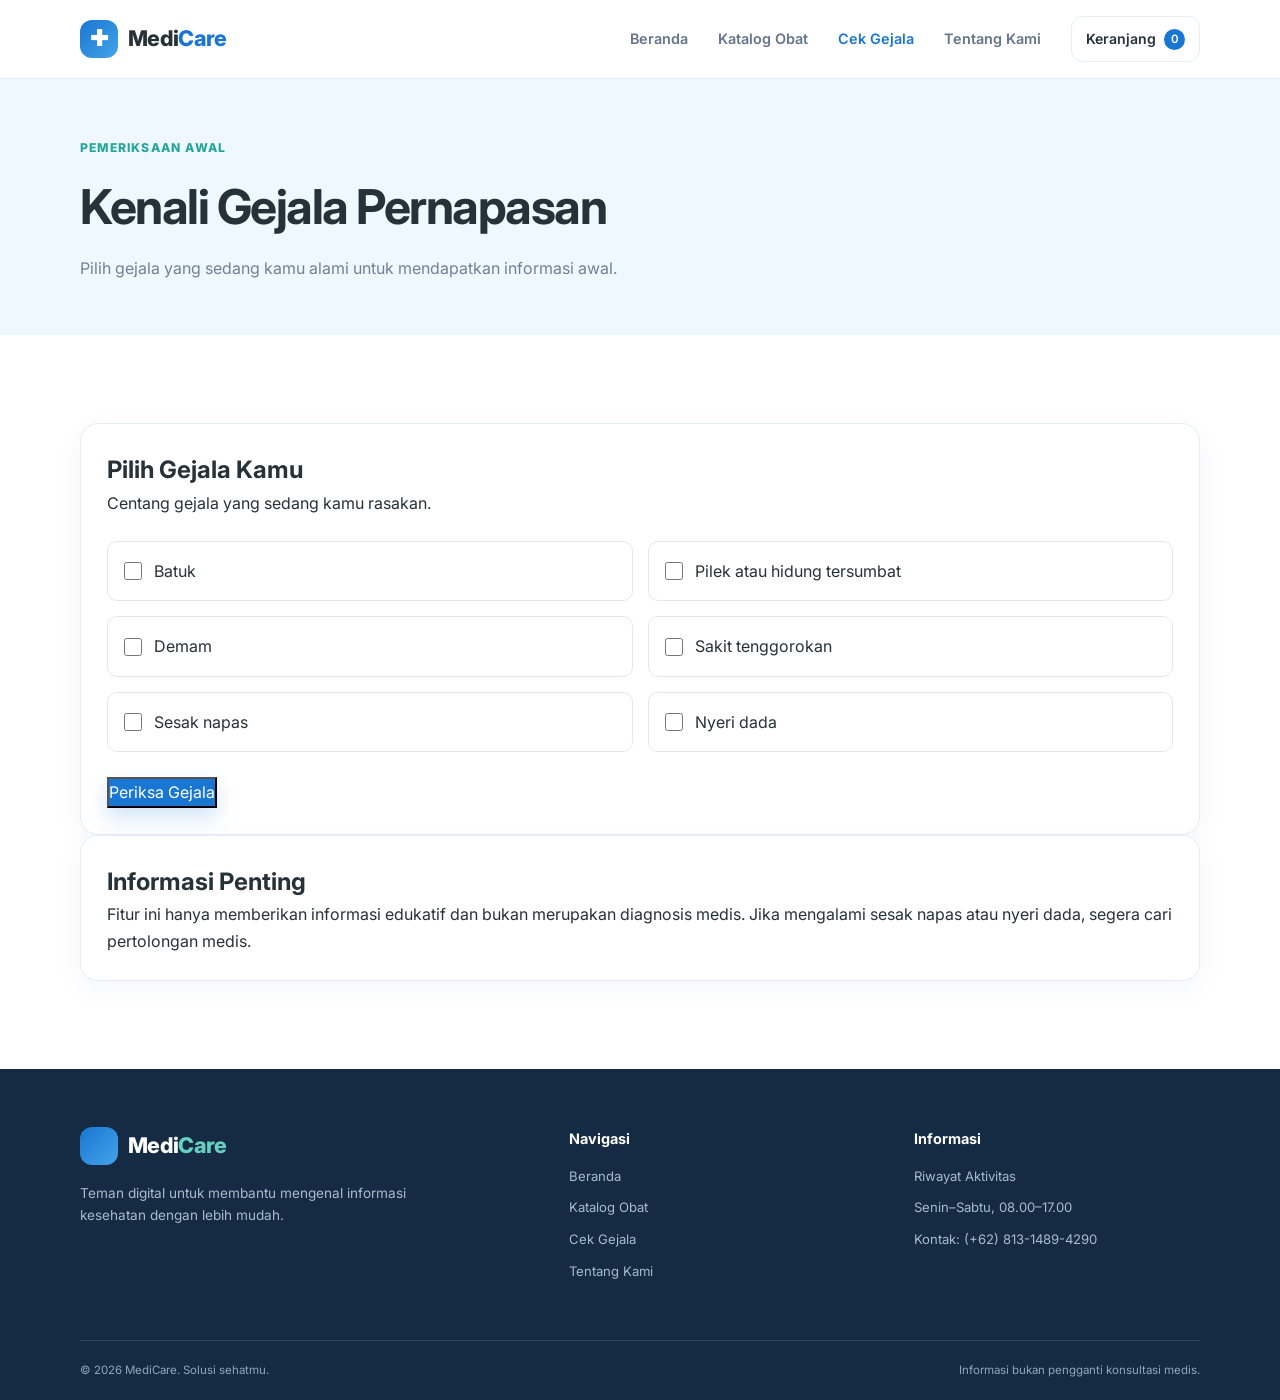
<file: deteksi.html>
<!DOCTYPE html>
<html lang="id">

<head>
    <meta charset="UTF-8">
    <meta name="viewport" content="width=device-width, initial-scale=1.0">
    <title>Pemeriksaan Gejala | MediCare</title>

    <link rel="stylesheet" href="css/style.css">
    <link rel="stylesheet" href="css/components.css">
    <link rel="stylesheet" href="css/responsive.css">
</head>

<body>

    <header class="site-header">
        <nav class="navbar container">
            <a class="brand" href="index.html">
                <span class="brand-mark">✚</span>
                <span>Medi<span class="brand-accent">Care</span></span>
            </a>

            <button class="menu-toggle" id="menuToggle">☰</button>

            <div class="nav-menu" id="navMenu">
                <a class="nav-link" href="index.html">Beranda</a>
                <a class="nav-link" href="produk.html">Katalog Obat</a>
                <a class="nav-link active" href="deteksi.html">Cek Gejala</a>
                <a class="nav-link" href="tentang.html">Tentang Kami</a>
                <a class="nav-cart" href="keranjang.html">
                    Keranjang
                    <span class="cart-count" id="cartCount">0</span>
                </a>
            </div>
        </nav>
    </header>

    <main>

        <section class="page-heading">
            <div class="container">
                <span class="eyebrow">Pemeriksaan awal</span>
                <h1>Kenali Gejala Pernapasan</h1>
                <p>Pilih gejala yang sedang kamu alami untuk mendapatkan informasi awal.</p>
            </div>
        </section>

        <section class="section container">

            <div class="content-card">

                <h2>Pilih Gejala Kamu</h2>
                <p>Centang gejala yang sedang kamu rasakan.</p>

                <div class="symptom-list">

                    <label class="symptom-item">
                        <input type="checkbox" name="gejala" value="batuk">
                        Batuk
                    </label>

                    <label class="symptom-item">
                        <input type="checkbox" name="gejala" value="pilek">
                        Pilek atau hidung tersumbat
                    </label>

                    <label class="symptom-item">
                        <input type="checkbox" name="gejala" value="demam">
                        Demam
                    </label>

                    <label class="symptom-item">
                        <input type="checkbox" name="gejala" value="tenggorokan">
                        Sakit tenggorokan
                    </label>

                    <label class="symptom-item">
                        <input type="checkbox" name="gejala" value="sesak">
                        Sesak napas
                    </label>

                    <label class="symptom-item">
                        <input type="checkbox" name="gejala" value="dada">
                        Nyeri dada
                    </label>

                </div>

                <button class="btn-primary" onclick="periksaGejala()">
                    Periksa Gejala
                </button>

                <div id="hasilPemeriksaan" class="result-box"></div>

            </div>

            <div class="content-card">
                <h2>Informasi Penting</h2>
                <p>
                    Fitur ini hanya memberikan informasi edukatif dan bukan
                    merupakan diagnosis medis. Jika mengalami sesak napas
                    atau nyeri dada, segera cari pertolongan medis.
                </p>
            </div>

        </section>

    </main>
    <footer class="site-footer">
        <div class="container footer-main">
            <div class="footer-brand">
                <a class="brand brand-light" href="index.html">
                    <span class="brand-mark"><i data-lucide="heart-pulse"></i></span>
                    <span>Medi<span class="brand-accent">Care</span></span>
                </a>
                <p>Teman digital untuk membantu mengenal informasi kesehatan dengan lebih mudah.</p>
            </div>
            <div class="footer-links">
                <h4>Navigasi</h4>
                <a href="index.html">Beranda</a>
                <a href="produk.html">Katalog Obat</a>
                <a href="deteksi.html">Cek Gejala</a>
                <a href="tentang.html">Tentang Kami</a>
            </div>
            <div class="footer-links">
                <h4>Informasi</h4>
                <a href="riwayat.html">Riwayat Aktivitas</a>
                <span>Senin–Sabtu, 08.00–17.00</span>
                <span>Kontak: (+62) 813-1489-4290</span>
            </div>
        </div>
        <div class="container footer-bottom">
            <span>© <span id="currentYear"></span> MediCare. Solusi sehatmu.</span>
            <span>Informasi bukan pengganti konsultasi medis.</span>
        </div>
    </footer>

    <script src="js/main.js"></script>
    <script src="js/detection.js"></script>

</body>

</html>
</file>
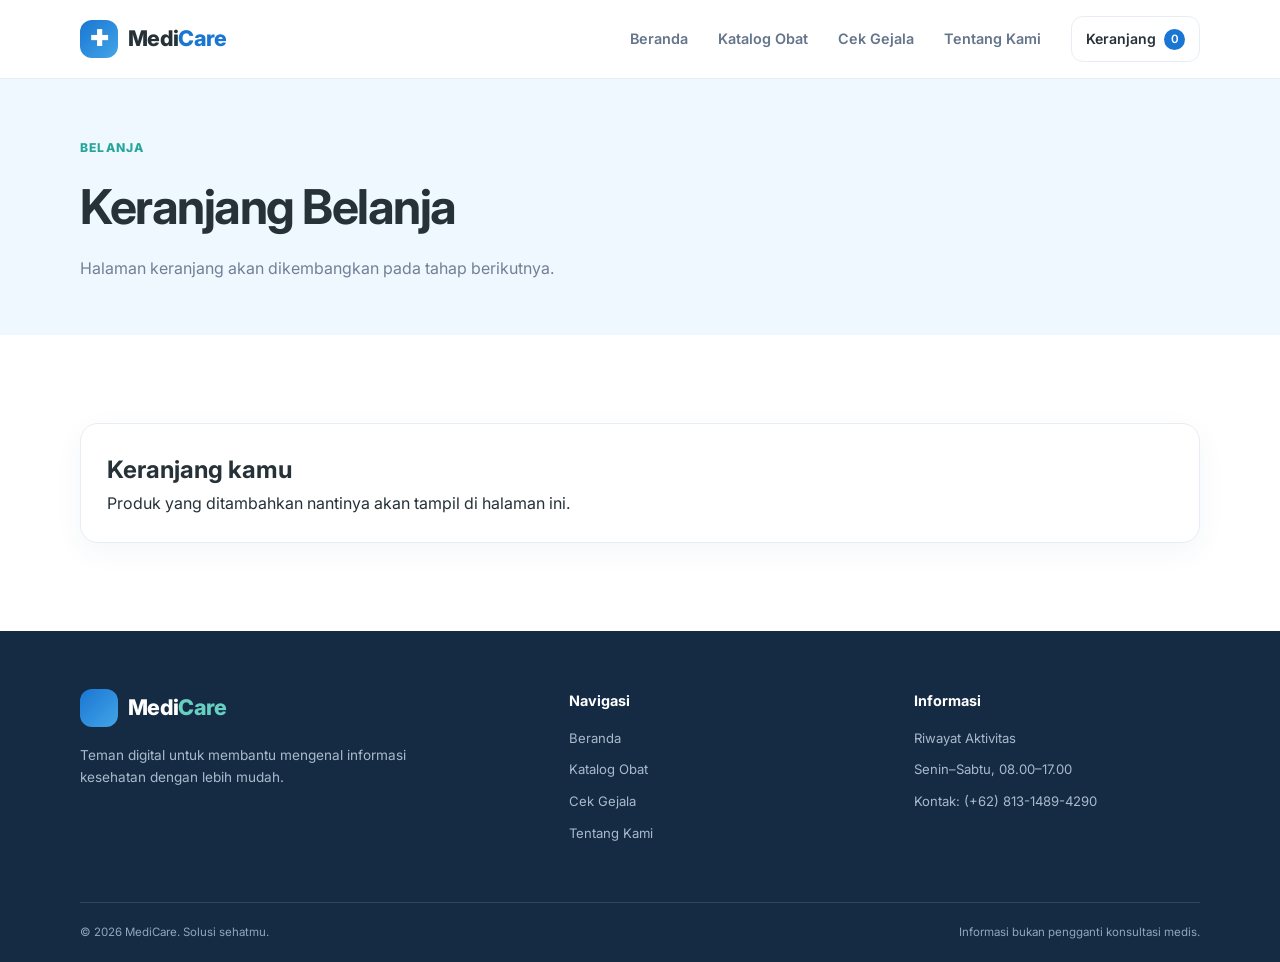
<file: keranjang.html>
<!DOCTYPE html>
<html lang="id">

<head>
    <meta charset="UTF-8">
    <meta name="viewport" content="width=device-width, initial-scale=1.0">
    <title>Keranjang | MediCare</title>
    <link rel="stylesheet" href="css/style.css">
    <link rel="stylesheet" href="css/components.css">
    <link rel="stylesheet" href="css/responsive.css">
</head>

<body>
    <header class="site-header">
        <nav class="navbar container"><a class="brand" href="index.html"><span
                    class="brand-mark">✚</span><span>Medi<span class="brand-accent">Care</span></span></a><button
                class="menu-toggle" id="menuToggle">☰</button>
            <div class="nav-menu" id="navMenu"><a class="nav-link" href="index.html">Beranda</a><a class="nav-link"
                    href="produk.html">Katalog Obat</a><a class="nav-link" href="deteksi.html">Cek Gejala</a><a
                    class="nav-link" href="tentang.html">Tentang Kami</a><a class="nav-cart"
                    href="keranjang.html">Keranjang <span class="cart-count" id="cartCount">0</span></a></div>
        </nav>
    </header>
    <main>
        <section class="page-heading">
            <div class="container"><span class="eyebrow">Belanja</span>
                <h1>Keranjang Belanja</h1>
                <p>Halaman keranjang akan dikembangkan pada tahap berikutnya.</p>
            </div>
        </section>
        <section class="section container">
            <div class="content-card">
                <h2>Keranjang kamu</h2>
                <p>Produk yang ditambahkan nantinya akan tampil di halaman ini.</p>
            </div>
        </section>
    </main>
    <footer class="site-footer">
        <div class="container footer-main">
            <div class="footer-brand">
                <a class="brand brand-light" href="index.html">
                    <span class="brand-mark"><i data-lucide="heart-pulse"></i></span>
                    <span>Medi<span class="brand-accent">Care</span></span>
                </a>
                <p>Teman digital untuk membantu mengenal informasi kesehatan dengan lebih mudah.</p>
            </div>
            <div class="footer-links">
                <h4>Navigasi</h4>
                <a href="index.html">Beranda</a>
                <a href="produk.html">Katalog Obat</a>
                <a href="deteksi.html">Cek Gejala</a>
                <a href="tentang.html">Tentang Kami</a>
            </div>
            <div class="footer-links">
                <h4>Informasi</h4>
                <a href="riwayat.html">Riwayat Aktivitas</a>
                <span>Senin–Sabtu, 08.00–17.00</span>
                <span>Kontak: (+62) 813-1489-4290</span>
            </div>
        </div>
        <div class="container footer-bottom">
            <span>© <span id="currentYear"></span> MediCare. Solusi sehatmu.</span>
            <span>Informasi bukan pengganti konsultasi medis.</span>
        </div>
    </footer>
    <script src="js/main.js"></script>
</body>

</html>
</file>
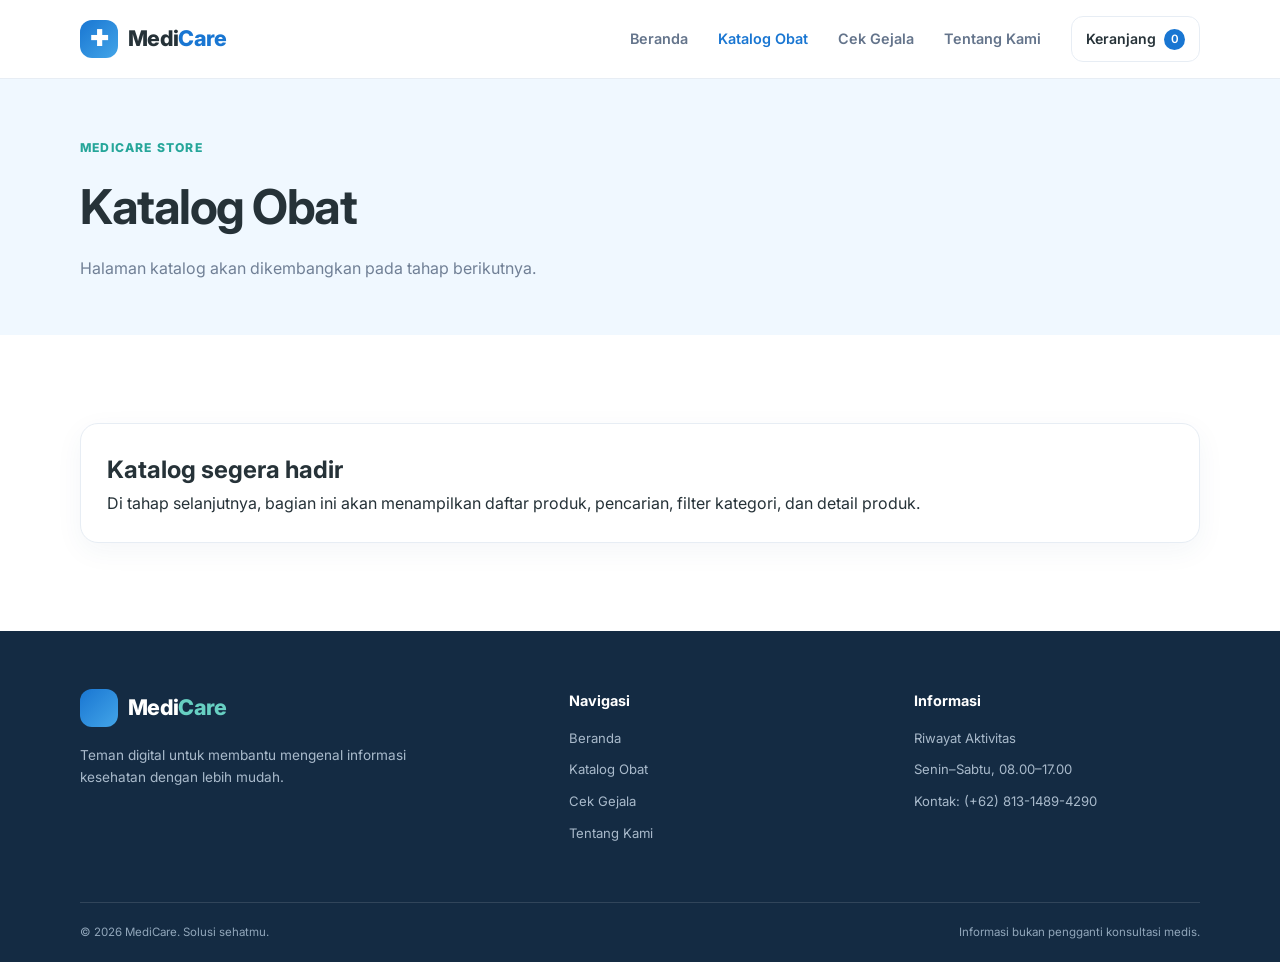
<file: produk.html>
<!DOCTYPE html>
<html lang="id">

<head>
    <meta charset="UTF-8">
    <meta name="viewport" content="width=device-width, initial-scale=1.0">
    <title>Katalog Obat | MediCare</title>
    <link rel="stylesheet" href="css/style.css">
    <link rel="stylesheet" href="css/components.css">
    <link rel="stylesheet" href="css/responsive.css">
</head>

<body>
    <header class="site-header">
        <nav class="navbar container"><a class="brand" href="index.html"><span
                    class="brand-mark">✚</span><span>Medi<span class="brand-accent">Care</span></span></a><button
                class="menu-toggle" id="menuToggle">☰</button>
            <div class="nav-menu" id="navMenu"><a class="nav-link" href="index.html">Beranda</a><a
                    class="nav-link active" href="produk.html">Katalog Obat</a><a class="nav-link"
                    href="deteksi.html">Cek Gejala</a><a class="nav-link" href="tentang.html">Tentang Kami</a><a
                    class="nav-cart" href="keranjang.html">Keranjang <span class="cart-count"
                        id="cartCount">0</span></a></div>
        </nav>
    </header>
    <main>
        <section class="page-heading">
            <div class="container"><span class="eyebrow">MediCare Store</span>
                <h1>Katalog Obat</h1>
                <p>Halaman katalog akan dikembangkan pada tahap berikutnya.</p>
            </div>
        </section>
        <section class="section container">
            <div class="content-card">
                <h2>Katalog segera hadir</h2>
                <p>Di tahap selanjutnya, bagian ini akan menampilkan daftar produk, pencarian, filter kategori, dan
                    detail produk.</p>
            </div>
        </section>
    </main>
    <footer class="site-footer">
        <div class="container footer-main">
            <div class="footer-brand">
                <a class="brand brand-light" href="index.html">
                    <span class="brand-mark"><i data-lucide="heart-pulse"></i></span>
                    <span>Medi<span class="brand-accent">Care</span></span>
                </a>
                <p>Teman digital untuk membantu mengenal informasi kesehatan dengan lebih mudah.</p>
            </div>
            <div class="footer-links">
                <h4>Navigasi</h4>
                <a href="index.html">Beranda</a>
                <a href="produk.html">Katalog Obat</a>
                <a href="deteksi.html">Cek Gejala</a>
                <a href="tentang.html">Tentang Kami</a>
            </div>
            <div class="footer-links">
                <h4>Informasi</h4>
                <a href="riwayat.html">Riwayat Aktivitas</a>
                <span>Senin–Sabtu, 08.00–17.00</span>
                <span>Kontak: (+62) 813-1489-4290</span>
            </div>
        </div>
        <div class="container footer-bottom">
            <span>© <span id="currentYear"></span> MediCare. Solusi sehatmu.</span>
            <span>Informasi bukan pengganti konsultasi medis.</span>
        </div>
    </footer>
    <script src="js/main.js"></script>
</body>

</html>
</file>
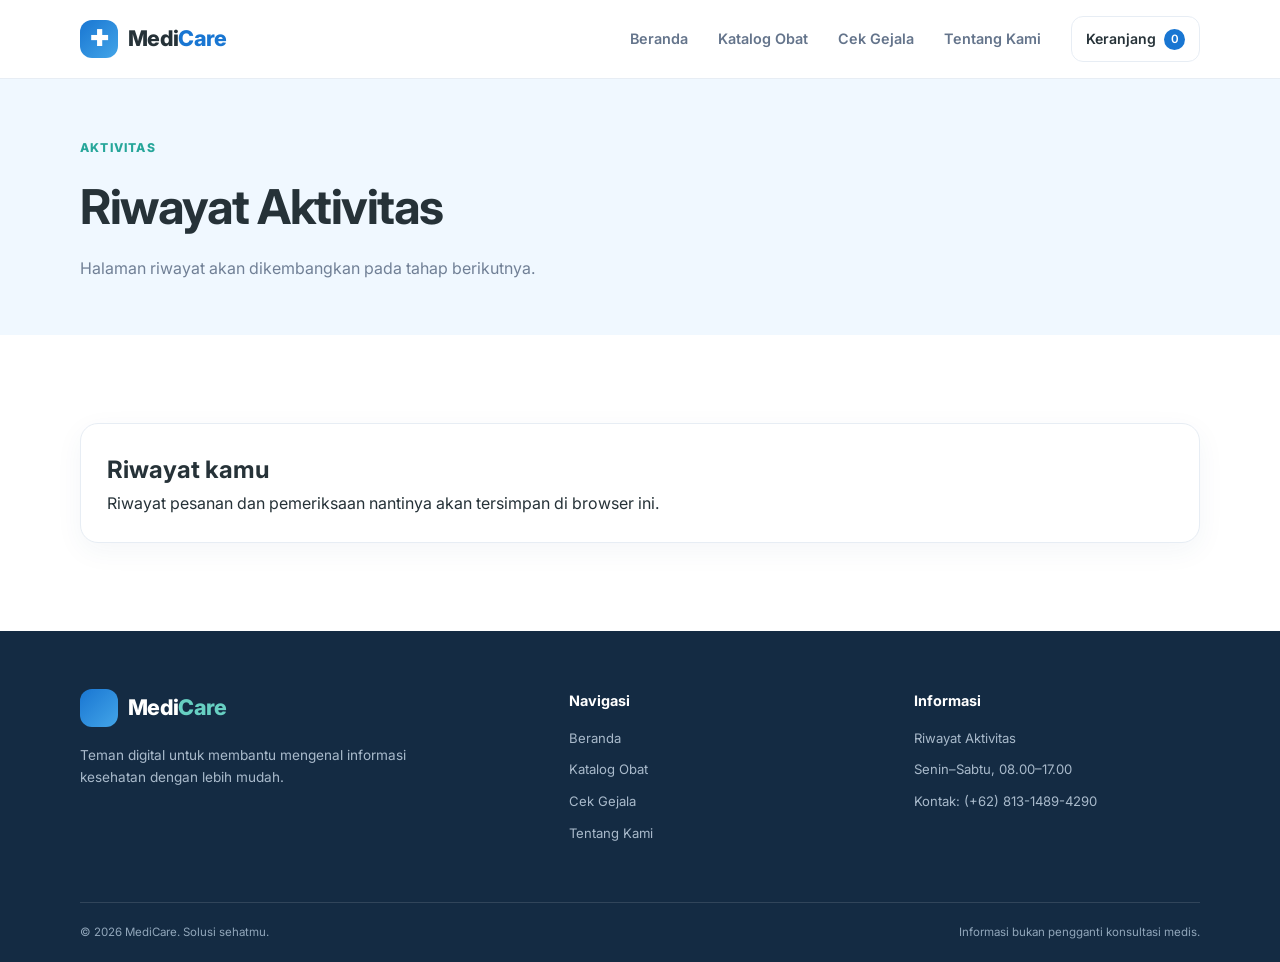
<file: riwayat.html>
<!DOCTYPE html>
<html lang="id">

<head>
    <meta charset="UTF-8">
    <meta name="viewport" content="width=device-width, initial-scale=1.0">
    <title>Riwayat | MediCare</title>
    <link rel="stylesheet" href="css/style.css">
    <link rel="stylesheet" href="css/components.css">
    <link rel="stylesheet" href="css/responsive.css">
</head>

<body>
    <header class="site-header">
        <nav class="navbar container"><a class="brand" href="index.html"><span
                    class="brand-mark">✚</span><span>Medi<span class="brand-accent">Care</span></span></a><button
                class="menu-toggle" id="menuToggle">☰</button>
            <div class="nav-menu" id="navMenu"><a class="nav-link" href="index.html">Beranda</a><a class="nav-link"
                    href="produk.html">Katalog Obat</a><a class="nav-link" href="deteksi.html">Cek Gejala</a><a
                    class="nav-link" href="tentang.html">Tentang Kami</a><a class="nav-cart"
                    href="keranjang.html">Keranjang <span class="cart-count" id="cartCount">0</span></a></div>
        </nav>
    </header>
    <main>
        <section class="page-heading">
            <div class="container"><span class="eyebrow">Aktivitas</span>
                <h1>Riwayat Aktivitas</h1>
                <p>Halaman riwayat akan dikembangkan pada tahap berikutnya.</p>
            </div>
        </section>
        <section class="section container">
            <div class="content-card">
                <h2>Riwayat kamu</h2>
                <p>Riwayat pesanan dan pemeriksaan nantinya akan tersimpan di browser ini.</p>
            </div>
        </section>
    </main>
    <footer class="site-footer">
        <div class="container footer-main">
            <div class="footer-brand">
                <a class="brand brand-light" href="index.html">
                    <span class="brand-mark"><i data-lucide="heart-pulse"></i></span>
                    <span>Medi<span class="brand-accent">Care</span></span>
                </a>
                <p>Teman digital untuk membantu mengenal informasi kesehatan dengan lebih mudah.</p>
            </div>
            <div class="footer-links">
                <h4>Navigasi</h4>
                <a href="index.html">Beranda</a>
                <a href="produk.html">Katalog Obat</a>
                <a href="deteksi.html">Cek Gejala</a>
                <a href="tentang.html">Tentang Kami</a>
            </div>
            <div class="footer-links">
                <h4>Informasi</h4>
                <a href="riwayat.html">Riwayat Aktivitas</a>
                <span>Senin–Sabtu, 08.00–17.00</span>
                <span>Kontak: (+62) 813-1489-4290</span>
            </div>
        </div>
        <div class="container footer-bottom">
            <span>© <span id="currentYear"></span> MediCare. Solusi sehatmu.</span>
            <span>Informasi bukan pengganti konsultasi medis.</span>
        </div>
    </footer>
    <script src="js/main.js"></script>
</body>

</html>
</file>
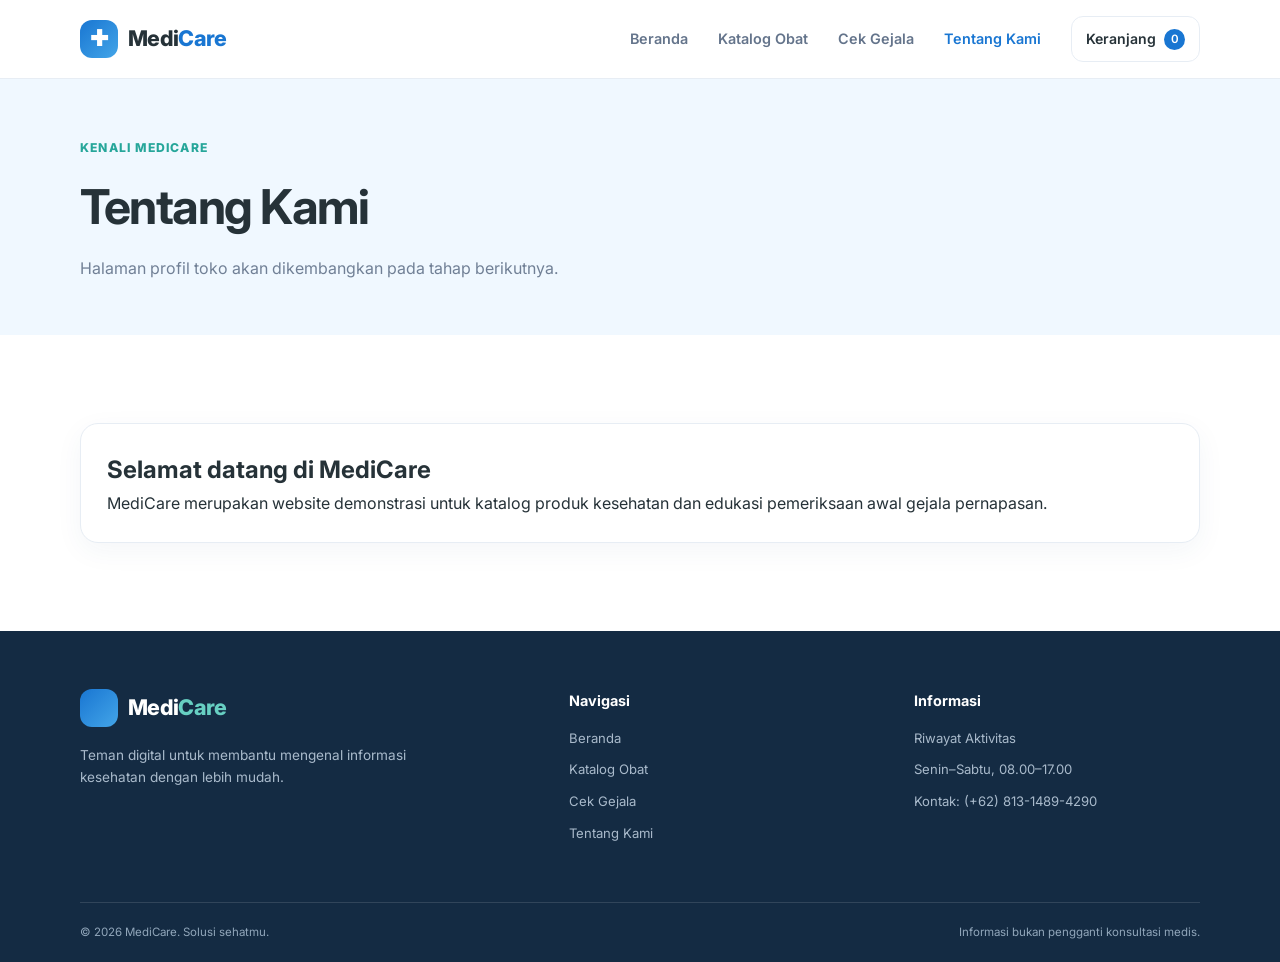
<file: tentang.html>
<!DOCTYPE html>
<html lang="id">

<head>
    <meta charset="UTF-8">
    <meta name="viewport" content="width=device-width, initial-scale=1.0">
    <title>Tentang Kami | MediCare</title>
    <link rel="stylesheet" href="css/style.css">
    <link rel="stylesheet" href="css/components.css">
    <link rel="stylesheet" href="css/responsive.css">
</head>

<body>
    <header class="site-header">
        <nav class="navbar container"><a class="brand" href="index.html"><span
                    class="brand-mark">✚</span><span>Medi<span class="brand-accent">Care</span></span></a><button
                class="menu-toggle" id="menuToggle">☰</button>
            <div class="nav-menu" id="navMenu"><a class="nav-link" href="index.html">Beranda</a><a class="nav-link"
                    href="produk.html">Katalog Obat</a><a class="nav-link" href="deteksi.html">Cek Gejala</a><a
                    class="nav-link active" href="tentang.html">Tentang Kami</a><a class="nav-cart"
                    href="keranjang.html">Keranjang <span class="cart-count" id="cartCount">0</span></a></div>
        </nav>
    </header>
    <main>
        <section class="page-heading">
            <div class="container"><span class="eyebrow">Kenali MediCare</span>
                <h1>Tentang Kami</h1>
                <p>Halaman profil toko akan dikembangkan pada tahap berikutnya.</p>
            </div>
        </section>
        <section class="section container">
            <div class="content-card">
                <h2>Selamat datang di MediCare</h2>
                <p>MediCare merupakan website demonstrasi untuk katalog produk kesehatan dan edukasi pemeriksaan awal
                    gejala pernapasan.</p>
            </div>
        </section>
    </main>
    <footer class="site-footer">
        <div class="container footer-main">
            <div class="footer-brand">
                <a class="brand brand-light" href="index.html">
                    <span class="brand-mark"><i data-lucide="heart-pulse"></i></span>
                    <span>Medi<span class="brand-accent">Care</span></span>
                </a>
                <p>Teman digital untuk membantu mengenal informasi kesehatan dengan lebih mudah.</p>
            </div>
            <div class="footer-links">
                <h4>Navigasi</h4>
                <a href="index.html">Beranda</a>
                <a href="produk.html">Katalog Obat</a>
                <a href="deteksi.html">Cek Gejala</a>
                <a href="tentang.html">Tentang Kami</a>
            </div>
            <div class="footer-links">
                <h4>Informasi</h4>
                <a href="riwayat.html">Riwayat Aktivitas</a>
                <span>Senin–Sabtu, 08.00–17.00</span>
                <span>Kontak: (+62) 813-1489-4290</span>
            </div>
        </div>
        <div class="container footer-bottom">
            <span>© <span id="currentYear"></span> MediCare. Solusi sehatmu.</span>
            <span>Informasi bukan pengganti konsultasi medis.</span>
        </div>
    </footer>
    <script src="js/main.js"></script>
</body>

</html>
</file>
<file: css/style.css>
@import url('https://fonts.googleapis.com/css2?family=Inter:wght@400;500;600;700;800&display=swap');

:root {
  --primary: #1976D2;
  --primary-dark: #125DAA;
  --secondary: #26A69A;
  --ink: #263238;
  --muted: #718096;
  --bg: #F5F8FC;
  --white: #FFFFFF;
  --line: #E7EDF4;
  --shadow: 0 18px 50px rgba(34, 76, 120, .10);
  --radius: 20px;
}

* { box-sizing: border-box; margin: 0; padding: 0; }
html { scroll-behavior: smooth; }
body { font-family: 'Inter', sans-serif; color: var(--ink); background: var(--white); line-height: 1.65; }
a { color: inherit; text-decoration: none; }
button { font: inherit; }
.container { width: min(1120px, calc(100% - 40px)); margin-inline: auto; }

.site-header { position: sticky; top: 0; z-index: 100; background: rgba(255,255,255,.94); backdrop-filter: blur(14px); border-bottom: 1px solid var(--line); }
.navbar { min-height: 78px; display: flex; align-items: center; justify-content: space-between; gap: 28px; }
.brand { display: inline-flex; align-items: center; gap: 10px; font-size: 1.35rem; font-weight: 800; letter-spacing: -.7px; white-space: nowrap; }
.brand-mark { width: 38px; height: 38px; display: grid; place-items: center; color: white; background: linear-gradient(135deg, var(--primary), #43A5E8); border-radius: 12px; }
.brand-mark svg { width: 22px; }
.brand-accent { color: var(--primary); }
.nav-menu { display: flex; align-items: center; gap: 30px; }
.nav-link { color: #64748B; font-size: .9rem; font-weight: 600; transition: color .2s; }
.nav-link:hover, .nav-link.active { color: var(--primary); }
.nav-cart { display: inline-flex; align-items: center; gap: 8px; padding: 10px 14px; border: 1px solid var(--line); border-radius: 12px; font-size: .88rem; font-weight: 600; }
.nav-cart svg { width: 18px; }
.cart-count { min-width: 21px; height: 21px; display: grid; place-items: center; padding: 0 5px; color: white; background: var(--primary); border-radius: 20px; font-size: .72rem; }
.menu-toggle { display: none; border: 0; background: transparent; color: var(--ink); cursor: pointer; }

.hero-section { overflow: hidden; background: radial-gradient(circle at 85% 25%, #E7F5FF 0, transparent 30%), linear-gradient(120deg, #F8FBFF 0%, #F0F8FF 100%); }
.hero-grid { min-height: 570px; display: grid; grid-template-columns: 1.05fr .95fr; align-items: center; gap: 50px; padding-block: 70px; }
.eyebrow { display: inline-flex; align-items: center; gap: 8px; color: var(--secondary); font-size: .76rem; font-weight: 800; letter-spacing: 1.2px; text-transform: uppercase; }
.eyebrow svg { width: 16px; height: 16px; }
.hero-copy h1 { max-width: 620px; margin-top: 18px; font-size: clamp(2.6rem, 5vw, 4.2rem); line-height: 1.12; letter-spacing: -2.8px; }
.hero-copy h1 span { color: var(--primary); }
.hero-description { max-width: 540px; margin-top: 22px; color: var(--muted); font-size: 1.03rem; }
.hero-actions { display: flex; flex-wrap: wrap; gap: 12px; margin-top: 30px; }
.btn { min-height: 48px; display: inline-flex; align-items: center; justify-content: center; gap: 10px; padding: 0 20px; border: 1px solid transparent; border-radius: 12px; font-size: .9rem; font-weight: 700; transition: transform .2s, box-shadow .2s, background .2s; cursor: pointer; }
.btn:hover { transform: translateY(-2px); }
.btn svg { width: 18px; }
.btn-primary { color: white; background: var(--primary); box-shadow: 0 9px 20px rgba(25,118,210,.2); }
.btn-primary:hover { background: var(--primary-dark); }
.btn-outline { color: var(--primary); background: white; border-color: #CFE3F7; }
.hero-note { display: flex; align-items: flex-start; gap: 8px; margin-top: 28px; color: #7B8A9B; font-size: .76rem; }
.hero-note svg { width: 16px; flex: 0 0 auto; margin-top: 2px; }

.hero-visual { min-height: 390px; position: relative; display: grid; place-items: center; }
.hero-orbit { position: absolute; border: 1px solid rgba(25,118,210,.13); border-radius: 50%; }
.orbit-one { width: 350px; height: 350px; }
.orbit-two { width: 260px; height: 260px; border-style: dashed; }
.hero-main-icon { width: 190px; height: 190px; display: grid; place-items: center; color: white; background: linear-gradient(145deg, #36A6E8, #176CC1); border-radius: 54px; box-shadow: 0 28px 65px rgba(25,118,210,.28); transform: rotate(-8deg); }
.hero-main-icon svg { width: 100px; height: 100px; stroke-width: 1.35; transform: rotate(8deg); }
.floating-card { position: absolute; z-index: 2; display: flex; align-items: center; gap: 12px; padding: 14px 17px; background: white; border: 1px solid rgba(231,237,244,.8); border-radius: 16px; box-shadow: var(--shadow); }
.floating-card strong, .floating-card small { display: block; }
.floating-card strong { font-size: .8rem; }
.floating-card small { color: var(--muted); font-size: .68rem; }
.floating-card-top { top: 50px; right: -5px; }
.floating-card-bottom { bottom: 45px; left: -5px; }
.floating-icon { width: 38px; height: 38px; display: grid; place-items: center; border-radius: 12px; }
.floating-icon svg { width: 19px; }
.floating-icon.mint { color: #159688; background: #E5F8F4; }
.floating-icon.blue { color: var(--primary); background: #EAF4FD; }
.visual-caption { position: absolute; bottom: 0; right: 20px; color: #8AAAC6; font-size: .72rem; font-weight: 700; letter-spacing: 1.5px; text-transform: uppercase; }

.section { padding-block: 88px; }
.section-heading { display: flex; align-items: end; justify-content: space-between; margin-bottom: 32px; }
.section-heading h2, .info-banner h2 { margin-top: 8px; font-size: clamp(1.7rem, 3vw, 2.35rem); line-height: 1.2; letter-spacing: -1.1px; }
.section-heading p { margin-top: 9px; color: var(--muted); font-size: .93rem; }
.service-grid { display: grid; grid-template-columns: repeat(3, 1fr); gap: 20px; }
.service-card { padding: 28px; border: 1px solid var(--line); border-radius: var(--radius); background: white; transition: transform .2s, box-shadow .2s, border-color .2s; }
.service-card:hover { transform: translateY(-5px); border-color: #C9E0F5; box-shadow: var(--shadow); }
.service-icon { width: 52px; height: 52px; display: grid; place-items: center; border-radius: 16px; }
.service-icon svg { width: 25px; height: 25px; }
.icon-blue { color: var(--primary); background: #EAF4FD; }
.icon-mint { color: #159688; background: #E5F8F4; }
.icon-purple { color: #8264C8; background: #F1ECFC; }
.service-card h3 { margin-top: 22px; font-size: 1.08rem; }
.service-card p { min-height: 52px; margin-top: 8px; color: var(--muted); font-size: .86rem; }
.text-link { display: inline-flex; align-items: center; gap: 7px; margin-top: 20px; color: var(--primary); font-size: .82rem; font-weight: 700; }
.text-link svg { width: 16px; }

.section-soft { background: var(--bg); }
.info-banner { display: flex; align-items: center; gap: 24px; padding-block: 10px; }
.info-banner-icon { width: 66px; height: 66px; flex: 0 0 auto; display: grid; place-items: center; color: var(--secondary); background: #E1F6F1; border-radius: 20px; }
.info-banner-icon svg { width: 32px; height: 32px; }
.info-banner > div:nth-child(2) { flex: 1; }
.info-banner h2 { font-size: 1.55rem; }
.info-banner p { max-width: 700px; margin-top: 7px; color: var(--muted); font-size: .88rem; }
.btn-white { flex: 0 0 auto; color: var(--primary); background: white; border-color: var(--line); }

.site-footer { color: #D5E2EF; background: #142B43; }
.footer-main { display: grid; grid-template-columns: 1.5fr 1fr 1fr; gap: 60px; padding-block: 58px; }
.brand-light { color: white; }
.brand-light .brand-accent { color: #67CFC2; }
.footer-brand p { max-width: 330px; margin-top: 17px; color: #A9BACB; font-size: .85rem; }
.footer-links { display: flex; flex-direction: column; align-items: flex-start; gap: 10px; }
.footer-links h4 { margin-bottom: 5px; color: white; font-size: .9rem; }
.footer-links a, .footer-links span { color: #A9BACB; font-size: .82rem; }
.footer-links a:hover { color: white; }
.footer-bottom { display: flex; justify-content: space-between; gap: 20px; padding-block: 20px; border-top: 1px solid rgba(255,255,255,.12); color: #91A6BA; font-size: .72rem; }

@media (prefers-reduced-motion: reduce) {
  *, *::before, *::after { scroll-behavior: auto !important; transition-duration: .01ms !important; }
}
</file>
<file: css/components.css>
/* Komponen tambahan untuk halaman-halaman berikutnya */
.page-heading {
    padding: 54px 0;
    background: #F0F8FF;
}

.page-heading h1 {
    margin-top: 8px;
    font-size: clamp(2rem, 4vw, 3rem);
    letter-spacing: -1.5px;
}

.page-heading p {
    margin-top: 8px;
    color: var(--muted);
}

.content-card {
    padding: 26px;
    border: 1px solid var(--line);
    border-radius: 18px;
    background: white;
    box-shadow: 0 8px 28px rgba(34, 76, 120, .05);
}

.form-control {
    width: 100%;
    padding: 12px 14px;
    border: 1px solid #DCE5EF;
    border-radius: 10px;
    outline: none;
    font: inherit;
}

.form-control:focus {
    border-color: var(--primary);
    box-shadow: 0 0 0 3px rgba(25, 118, 210, .1);
}


/* Pemeriksaan Gejala */

.symptom-list {
    display: grid;
    grid-template-columns: repeat(2, 1fr);
    gap: 15px;
    margin: 25px 0;
}

.symptom-item {
    display: flex;
    align-items: center;
    gap: 12px;
    padding: 16px;
    border: 1px solid #e5e7eb;
    border-radius: 10px;
    cursor: pointer;
    transition: 0.2s;
}

.symptom-item:hover {
    border-color: #318fbc;
    background: #f0f9ff;
}

.symptom-item input {
    width: 18px;
    height: 18px;
    accent-color: #318fbc;
    cursor: pointer;
}

.result-box {
    display: none;
    margin-top: 25px;
    padding: 20px;
    border-radius: 10px;
    background: #f0f9ff;
    border: 1px solid #318fbc;
    line-height: 1.7;
}

.result-box h3 {
    margin-bottom: 10px;
    color: #318fbc;
}

@media (max-width: 600px) {
    .symptom-list {
        grid-template-columns: 1fr;
    }
}
</file>
<file: css/responsive.css>
@media (max-width: 900px) {
  .nav-menu { gap: 17px; }
  .hero-grid { gap: 20px; }
  .hero-copy h1 { font-size: 3.1rem; }
  .floating-card-top { right: 0; }
  .floating-card-bottom { left: 0; }
  .footer-main { gap: 35px; }
}

@media (max-width: 700px) {
  .container { width: min(100% - 32px, 540px); }
  .navbar { min-height: 68px; }
  .menu-toggle { display: grid; place-items: center; width: 42px; height: 42px; }
  .nav-menu { position: absolute; top: 68px; left: 0; right: 0; display: none; flex-direction: column; align-items: stretch; gap: 0; padding: 10px 20px 18px; background: white; border-bottom: 1px solid var(--line); box-shadow: 0 15px 25px rgba(20,43,67,.08); }
  .nav-menu.open { display: flex; }
  .nav-link { padding: 12px 4px; }
  .nav-cart { justify-content: center; margin-top: 8px; }
  .hero-grid { grid-template-columns: 1fr; padding-block: 58px 45px; }
  .hero-copy h1 { font-size: clamp(2.45rem, 11vw, 3.5rem); letter-spacing: -1.8px; }
  .hero-description { font-size: .94rem; }
  .hero-visual { min-height: 330px; margin-top: 8px; }
  .orbit-one { width: 290px; height: 290px; }
  .orbit-two { width: 220px; height: 220px; }
  .hero-main-icon { width: 150px; height: 150px; border-radius: 42px; }
  .hero-main-icon svg { width: 78px; height: 78px; }
  .floating-card-top { top: 22px; right: 0; }
  .floating-card-bottom { bottom: 28px; left: 0; }
  .visual-caption { right: 8px; bottom: 0; }
  .section { padding-block: 62px; }
  .service-grid { grid-template-columns: 1fr; gap: 14px; }
  .service-card { padding: 23px; }
  .service-card p { min-height: auto; }
  .info-banner { align-items: flex-start; flex-direction: column; }
  .info-banner .btn { width: 100%; }
  .footer-main { grid-template-columns: 1fr 1fr; gap: 32px 20px; padding-block: 45px; }
  .footer-brand { grid-column: 1 / -1; }
  .footer-bottom { flex-direction: column; gap: 7px; }
}

@media (max-width: 380px) {
  .hero-actions { flex-direction: column; }
  .hero-actions .btn { width: 100%; }
  .floating-card { padding: 10px 12px; }
  .floating-card small { font-size: .61rem; }
}
</file>
